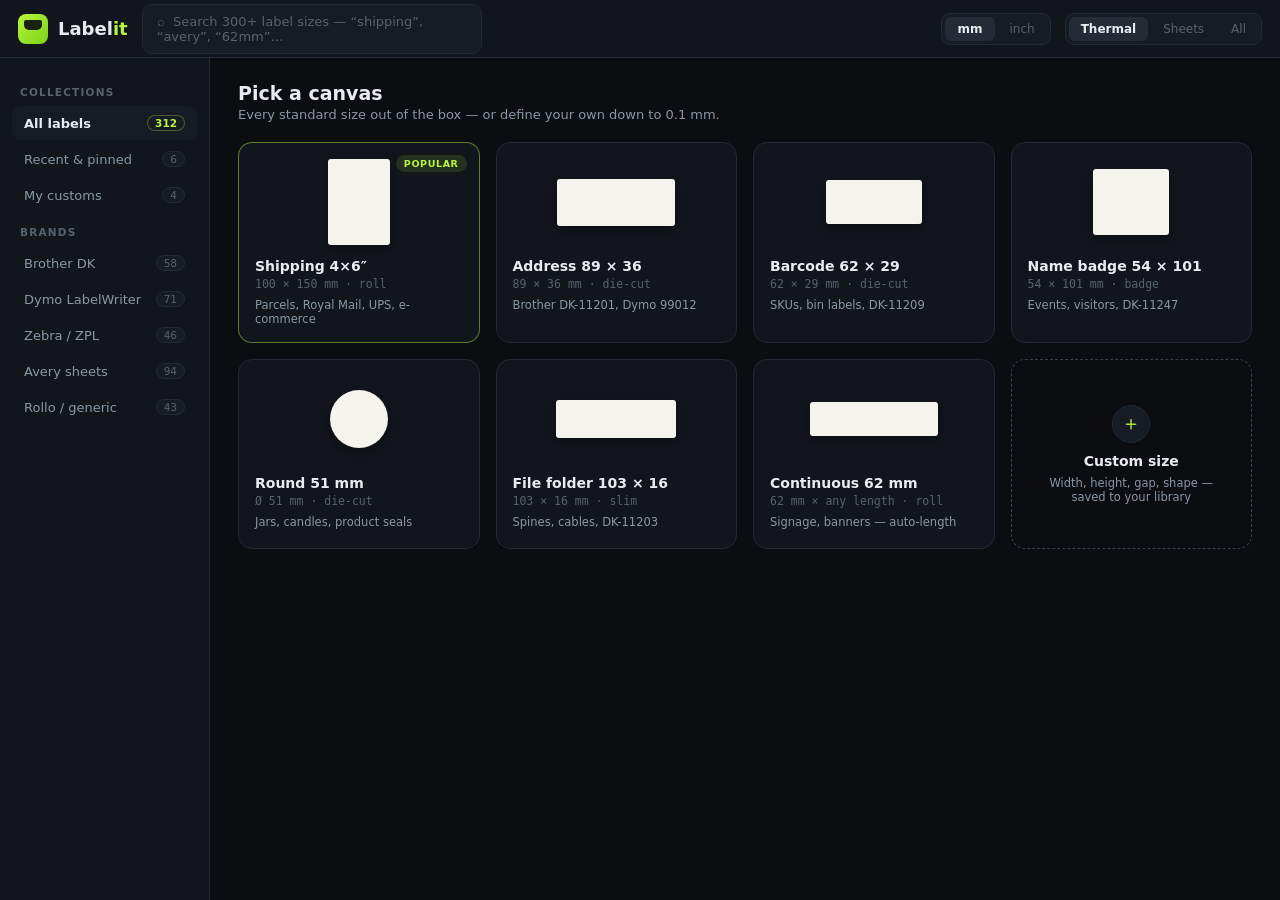
<file: docs/mockups/gallery.html>
<!DOCTYPE html>
<html lang="en">
<head>
<meta charset="UTF-8">
<title>Labelit — Label Library</title>
<style>
  :root{--bg:#0b0d10;--panel:#12161c;--panel2:#171c24;--line:#232a35;--text:#e8ecf1;--dim:#8b96a5;--faint:#57616f;--accent:#b8f53d;--ink:#0b0d10}
  *{margin:0;padding:0;box-sizing:border-box;font-family:"Segoe UI",system-ui,-apple-system,sans-serif}
  body{background:var(--bg);color:var(--text);height:100vh;display:flex;flex-direction:column;overflow:hidden}
  .topbar{height:58px;display:flex;align-items:center;gap:14px;padding:0 18px;background:var(--panel);border-bottom:1px solid var(--line)}
  .logo{display:flex;align-items:center;gap:10px;font-weight:700;font-size:18px}
  .logo .mark{width:30px;height:30px;border-radius:8px;background:linear-gradient(135deg,var(--accent),#7bd419);position:relative}
  .logo .mark::after{content:"";position:absolute;left:6px;top:6px;width:18px;height:10px;background:var(--ink);border-radius:2px 2px 5px 5px;opacity:.9}
  .logo em{font-style:normal;color:var(--accent)}
  .spacer{flex:1}
  .search{width:340px;background:var(--panel2);border:1px solid var(--line);border-radius:10px;padding:9px 14px;color:var(--faint);font-size:13px;display:flex;gap:9px;align-items:center}
  .seg{display:flex;background:var(--panel2);border:1px solid var(--line);border-radius:9px;padding:3px;gap:3px}
  .seg div{padding:5px 12px;font-size:12px;border-radius:6px;color:var(--faint)}
  .seg div.on{background:#242b36;color:var(--text);font-weight:600}

  .main{flex:1;display:flex;min-height:0}
  .side{width:210px;background:var(--panel);border-right:1px solid var(--line);padding:16px 12px;display:flex;flex-direction:column;gap:2px}
  .side h4{font-size:10.5px;letter-spacing:1.2px;text-transform:uppercase;color:var(--faint);margin:12px 8px 6px}
  .side .it{padding:9px 12px;border-radius:9px;font-size:13px;color:var(--dim);display:flex;justify-content:space-between;align-items:center}
  .side .it.on{background:var(--panel2);color:var(--text);font-weight:600}
  .side .it .n{font-size:10.5px;color:var(--faint);background:var(--panel2);border:1px solid var(--line);padding:1px 7px;border-radius:99px}
  .side .it.on .n{color:var(--accent);border-color:rgba(184,245,61,.3)}

  .grid-area{flex:1;padding:24px 28px;overflow:hidden}
  .grid-area h2{font-size:19px;font-weight:700;margin-bottom:3px}
  .grid-area .sub{font-size:13px;color:var(--dim);margin-bottom:20px}
  .grid{display:grid;grid-template-columns:repeat(4,1fr);gap:16px}
  .card{background:var(--panel);border:1px solid var(--line);border-radius:14px;padding:16px;position:relative;transition:.15s}
  .card:hover{border-color:#38424f}
  .card.hot{border-color:rgba(184,245,61,.45)}
  .tag{position:absolute;top:12px;right:12px;font-size:9.5px;font-weight:700;letter-spacing:.6px;padding:3px 8px;border-radius:99px;background:rgba(184,245,61,.12);color:var(--accent)}
  .prev{height:86px;display:flex;align-items:center;justify-content:center;margin-bottom:13px}
  .shape{background:#f4f3ee;border-radius:3px;box-shadow:0 4px 12px rgba(0,0,0,.4)}
  .shape.round{border-radius:50%}
  .card h3{font-size:14px;font-weight:650}
  .card .dims{font-size:11.5px;color:var(--faint);font-family:ui-monospace,monospace;margin-top:3px}
  .card .use{font-size:11.5px;color:var(--dim);margin-top:7px}
  .card.custom{border:1.5px dashed #38424f;display:flex;flex-direction:column;align-items:center;justify-content:center;text-align:center;min-height:190px;background:transparent}
  .card.custom .plus{width:38px;height:38px;border-radius:50%;background:var(--panel2);border:1px solid var(--line);display:flex;align-items:center;justify-content:center;font-size:20px;color:var(--accent);margin-bottom:10px}
  .card.custom h3{color:var(--text)}
  .card.custom .use{max-width:170px}
</style>
</head>
<body>
<div class="topbar">
  <div class="logo"><div class="mark"></div><span>Label<em>it</em></span></div>
  <div class="search">⌕&nbsp; Search 300+ label sizes — “shipping”, “avery”, “62mm”…</div>
  <div class="spacer"></div>
  <div class="seg"><div class="on">mm</div><div>inch</div></div>
  <div class="seg"><div class="on">Thermal</div><div>Sheets</div><div>All</div></div>
</div>
<div class="main">
  <div class="side">
    <h4>Collections</h4>
    <div class="it on">All labels <span class="n">312</span></div>
    <div class="it">Recent &amp; pinned <span class="n">6</span></div>
    <div class="it">My customs <span class="n">4</span></div>
    <h4>Brands</h4>
    <div class="it">Brother DK <span class="n">58</span></div>
    <div class="it">Dymo LabelWriter <span class="n">71</span></div>
    <div class="it">Zebra / ZPL <span class="n">46</span></div>
    <div class="it">Avery sheets <span class="n">94</span></div>
    <div class="it">Rollo / generic <span class="n">43</span></div>
  </div>
  <div class="grid-area">
    <h2>Pick a canvas</h2>
    <div class="sub">Every standard size out of the box — or define your own down to 0.1&nbsp;mm.</div>
    <div class="grid">
      <div class="card hot"><span class="tag">POPULAR</span><div class="prev"><div class="shape" style="width:62px;height:86px"></div></div><h3>Shipping 4×6″</h3><div class="dims">100 × 150 mm · roll</div><div class="use">Parcels, Royal Mail, UPS, e-commerce</div></div>
      <div class="card"><div class="prev"><div class="shape" style="width:118px;height:47px"></div></div><h3>Address 89 × 36</h3><div class="dims">89 × 36 mm · die-cut</div><div class="use">Brother DK-11201, Dymo 99012</div></div>
      <div class="card"><div class="prev"><div class="shape" style="width:96px;height:44px"></div></div><h3>Barcode 62 × 29</h3><div class="dims">62 × 29 mm · die-cut</div><div class="use">SKUs, bin labels, DK-11209</div></div>
      <div class="card"><div class="prev"><div class="shape" style="width:76px;height:66px"></div></div><h3>Name badge 54 × 101</h3><div class="dims">54 × 101 mm · badge</div><div class="use">Events, visitors, DK-11247</div></div>
      <div class="card"><div class="prev"><div class="shape round" style="width:58px;height:58px"></div></div><h3>Round 51 mm</h3><div class="dims">Ø 51 mm · die-cut</div><div class="use">Jars, candles, product seals</div></div>
      <div class="card"><div class="prev"><div class="shape" style="width:120px;height:38px"></div></div><h3>File folder 103 × 16</h3><div class="dims">103 × 16 mm · slim</div><div class="use">Spines, cables, DK-11203</div></div>
      <div class="card"><div class="prev"><div class="shape" style="width:128px;height:34px"></div></div><h3>Continuous 62 mm</h3><div class="dims">62 mm × any length · roll</div><div class="use">Signage, banners — auto-length</div></div>
      <div class="card custom"><div class="plus">＋</div><h3>Custom size</h3><div class="use">Width, height, gap, shape — saved to your library</div></div>
    </div>
  </div>
</div>
</body>
</html>
</file>
